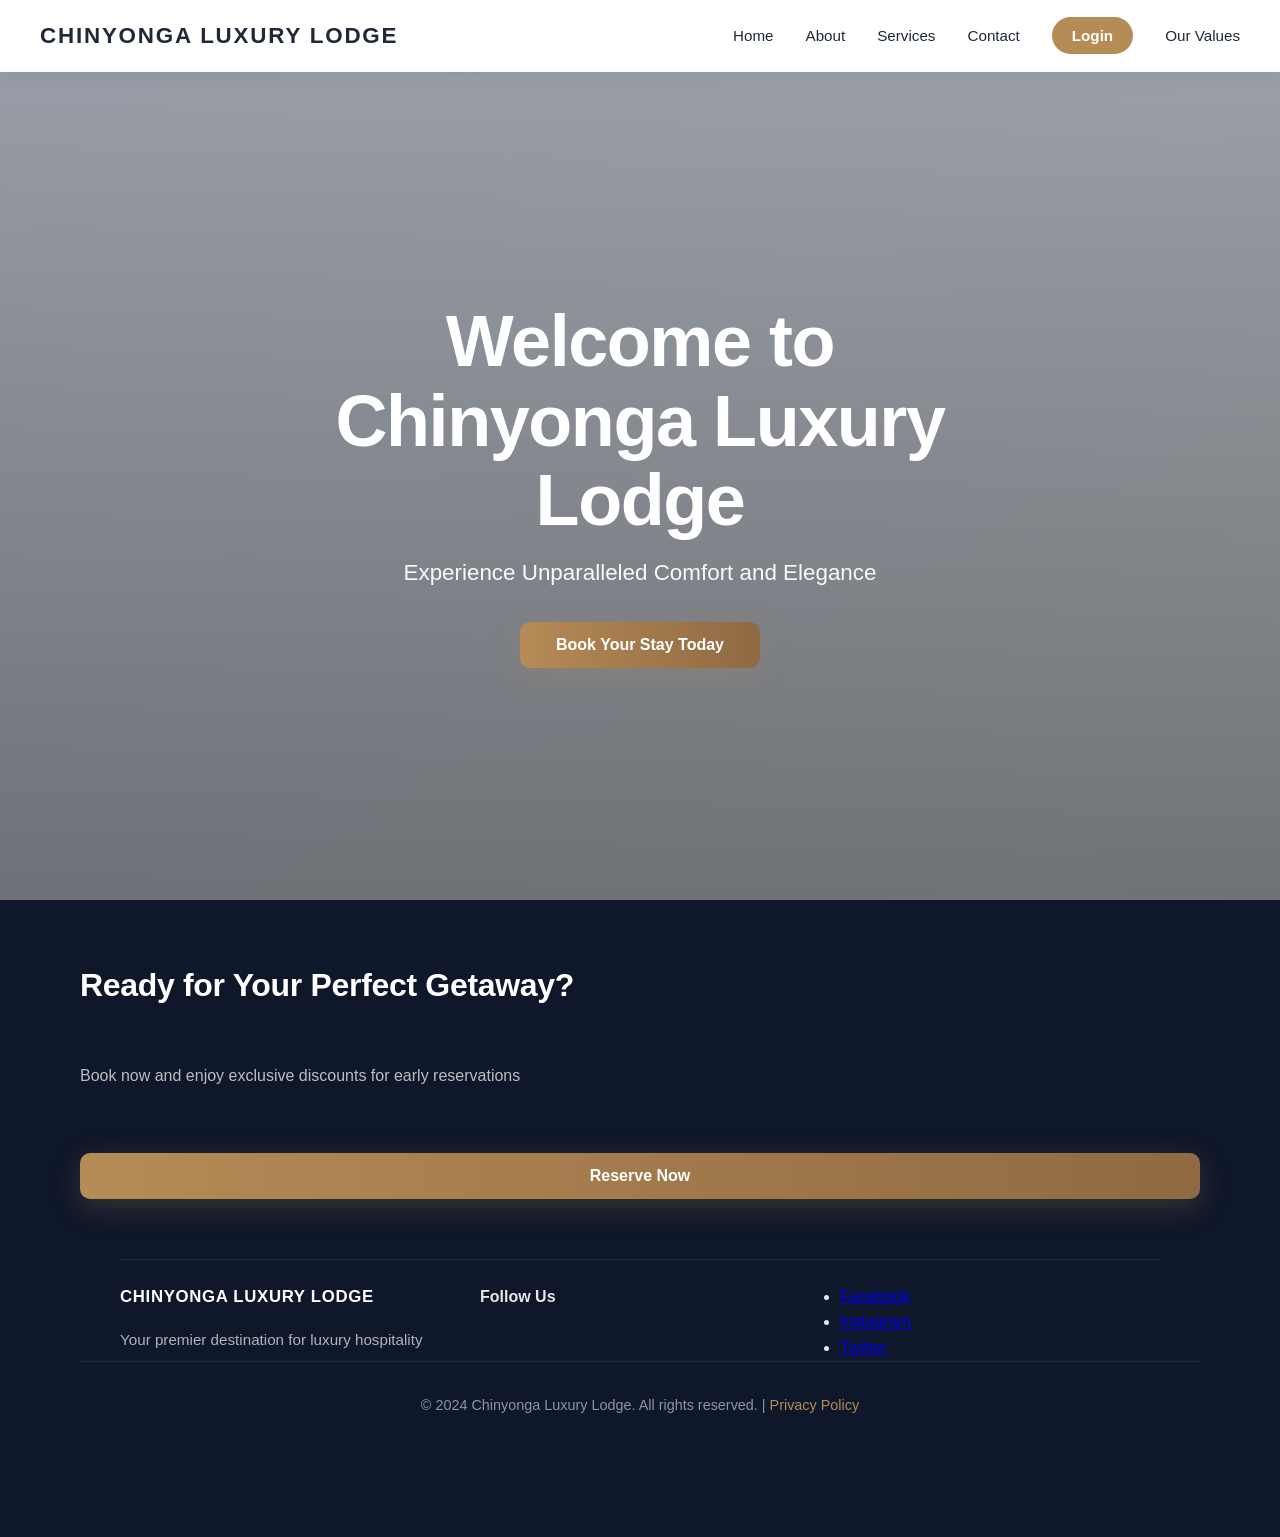
<file: index.html>
<!DOCTYPE html>
<html lang="eng">
<head>
    <meta charset="UTF-8">
    <meta name="viewport" content="width=device-width, initial-scale=1.0">
    <title>Chinyonga Luxury Lodge - Premium Hospitality Experience</title>
    <link rel="stylesheet" href="homepage.css">
</head>
<body>
    <!-- Header/Navigation -->
    <header>
        <nav class="navbar">
            <div class="nav-container">
                <div class="logo">
                    <h1>Chinyonga Luxury Lodge</h1>
                </div>
                <ul class="nav-menu">
                    <li><a href="#homepage" class="nav-link">Home</a></li>
                    <li><a href="about us.html" class="nav-link">About</a></li>
                    <li><a href="services.html" class="nav-link">Services</a></li>
                    <li><a href="#contact" class="nav-link">Contact</a></li>
                    <li><a href="login.html" class="nav-link login-link">Login</a></li>
                    <li><a href="Our values.html" class="nav-link">Our Values</a></li>
                </ul>
            </div>
        </nav>
    </header>

    <!-- Hero Section -->
    <section id="home" class="hero">
        <div class="hero-overlay"></div>
        <div class="hero-content">
            <h1>Welcome to Chinyonga Luxury Lodge</h1>
            <p>Experience Unparalleled Comfort and Elegance</p>
            <button class="btn-primary">Book Your Stay Today</button>
        </div>
    </section>

   

    <!-- Footer -->
    <footer class="footer">
        <div class="container">
            <h2>Ready for Your Perfect Getaway?</h2>
            <p>Book now and enjoy exclusive discounts for early reservations</p>
            <button class="btn-primary">Reserve Now</button>
        </div>
    </section>

   

    <!-- Footer -->
    <footer class="footer">
        <div class="container">
            <div class="footer-content">
                <div class="footer-section">
                    <h4>Chinyonga Luxury Lodge</h4>
                    <p>Your premier destination for luxury hospitality</p>
                </div>
                
                    <h4>Follow Us</h4>
                    <ul>
                        <li><a href="#">Facebook</a></li>
                        <li><a href="#">Instagram</a></li>
                        <li><a href="#">Twitter</a></li>
                    </ul>
                </div>
            </div>
            <div class="footer-bottom">
                <p>&copy; 2024 Chinyonga Luxury Lodge. All rights reserved. | <a href="#">Privacy Policy</a></p>
            </div>
        </div>
    </footer>
</body>
</html>
</file>
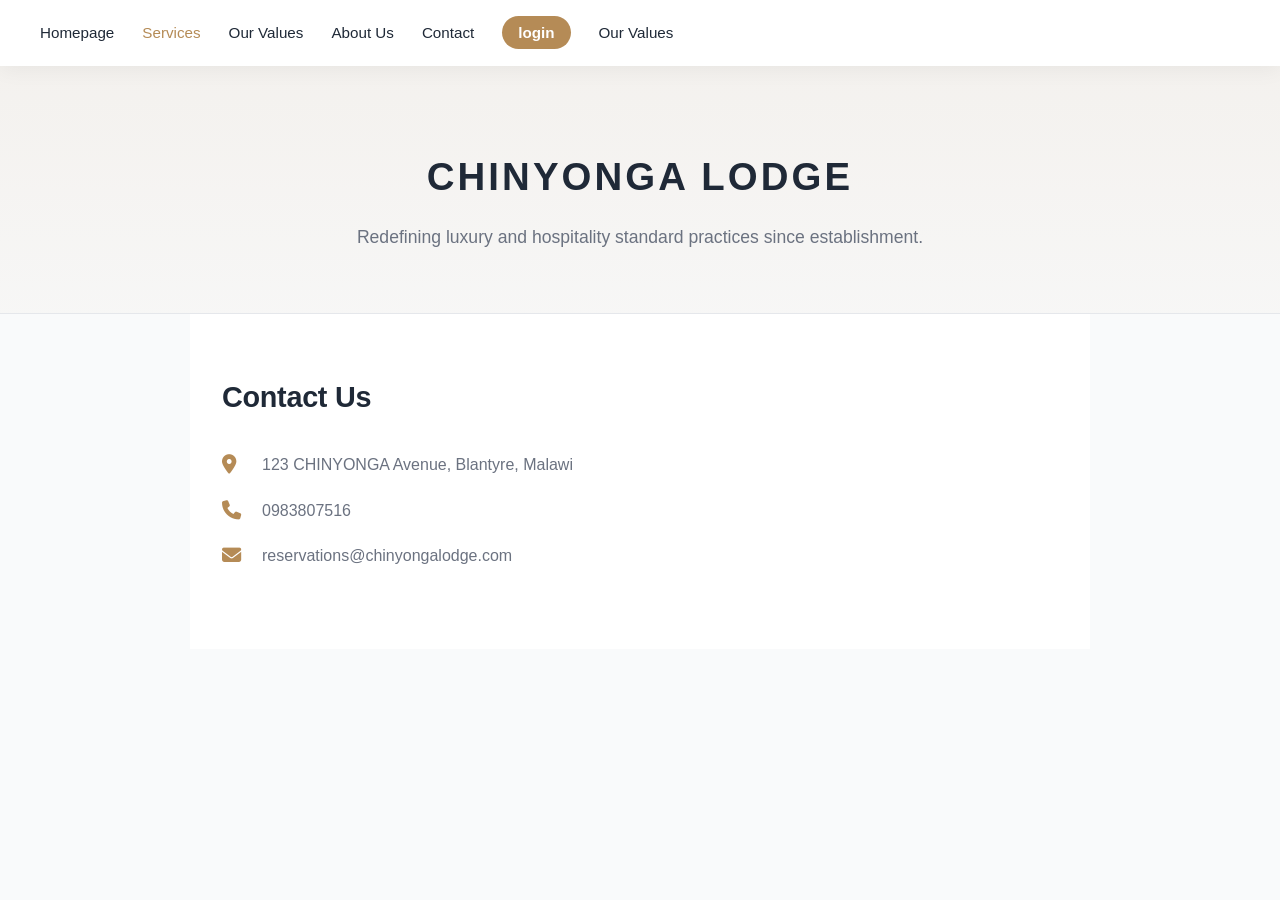
<file: contact.html>
<!DOCTYPE html>
<html lang="en">
<head>
    <meta charset="UTF-8">
    <meta name="viewport" content="width=device-width, initial-scale=1.0">
    <title>CHINYONGA LUXURY LODGE</title>
    <link rel="stylesheet" href="contact.css">
    <link rel="stylesheet" href="https://cdnjs.cloudflare.com/ajax/libs/font-awesome/6.4.0/css/all.min.css">
</head>
<body>
    <nav>
            <ul class="nav-links">
                <li><a href="index.html">Homepage</a></li>
                <li><a href="services.html" class="active">Services</a></li>
                <li><a href="index.html#values">Our Values</a></li>
                <li><a href="About us.html">About Us</a></li>
                <li><a href="contact.html">Contact</a></li>
                <li><a href="login.html" class="login">login</a></li>
                <li><a href="Our values.html" class="nav-link">Our Values</a></li>
            </ul>
        </nav>
    
    <div>
                <h3>CHINYONGA LODGE</h3>
                <p>Redefining luxury and hospitality standard practices since establishment.</p>
            </div>
            
            <div id="contact" class="footer-contact">
                <h4>Contact Us</h4>
                <p><i class="fa-solid fa-location-dot"></i> 123 CHINYONGA Avenue, Blantyre, Malawi</p>
                <p><i class="fa-solid fa-phone"></i> 0983807516</p>
                <p><i class="fa-solid fa-envelope"></i> reservations@chinyongalodge.com</p>
            </div>
             
</body>
</html>
</file>
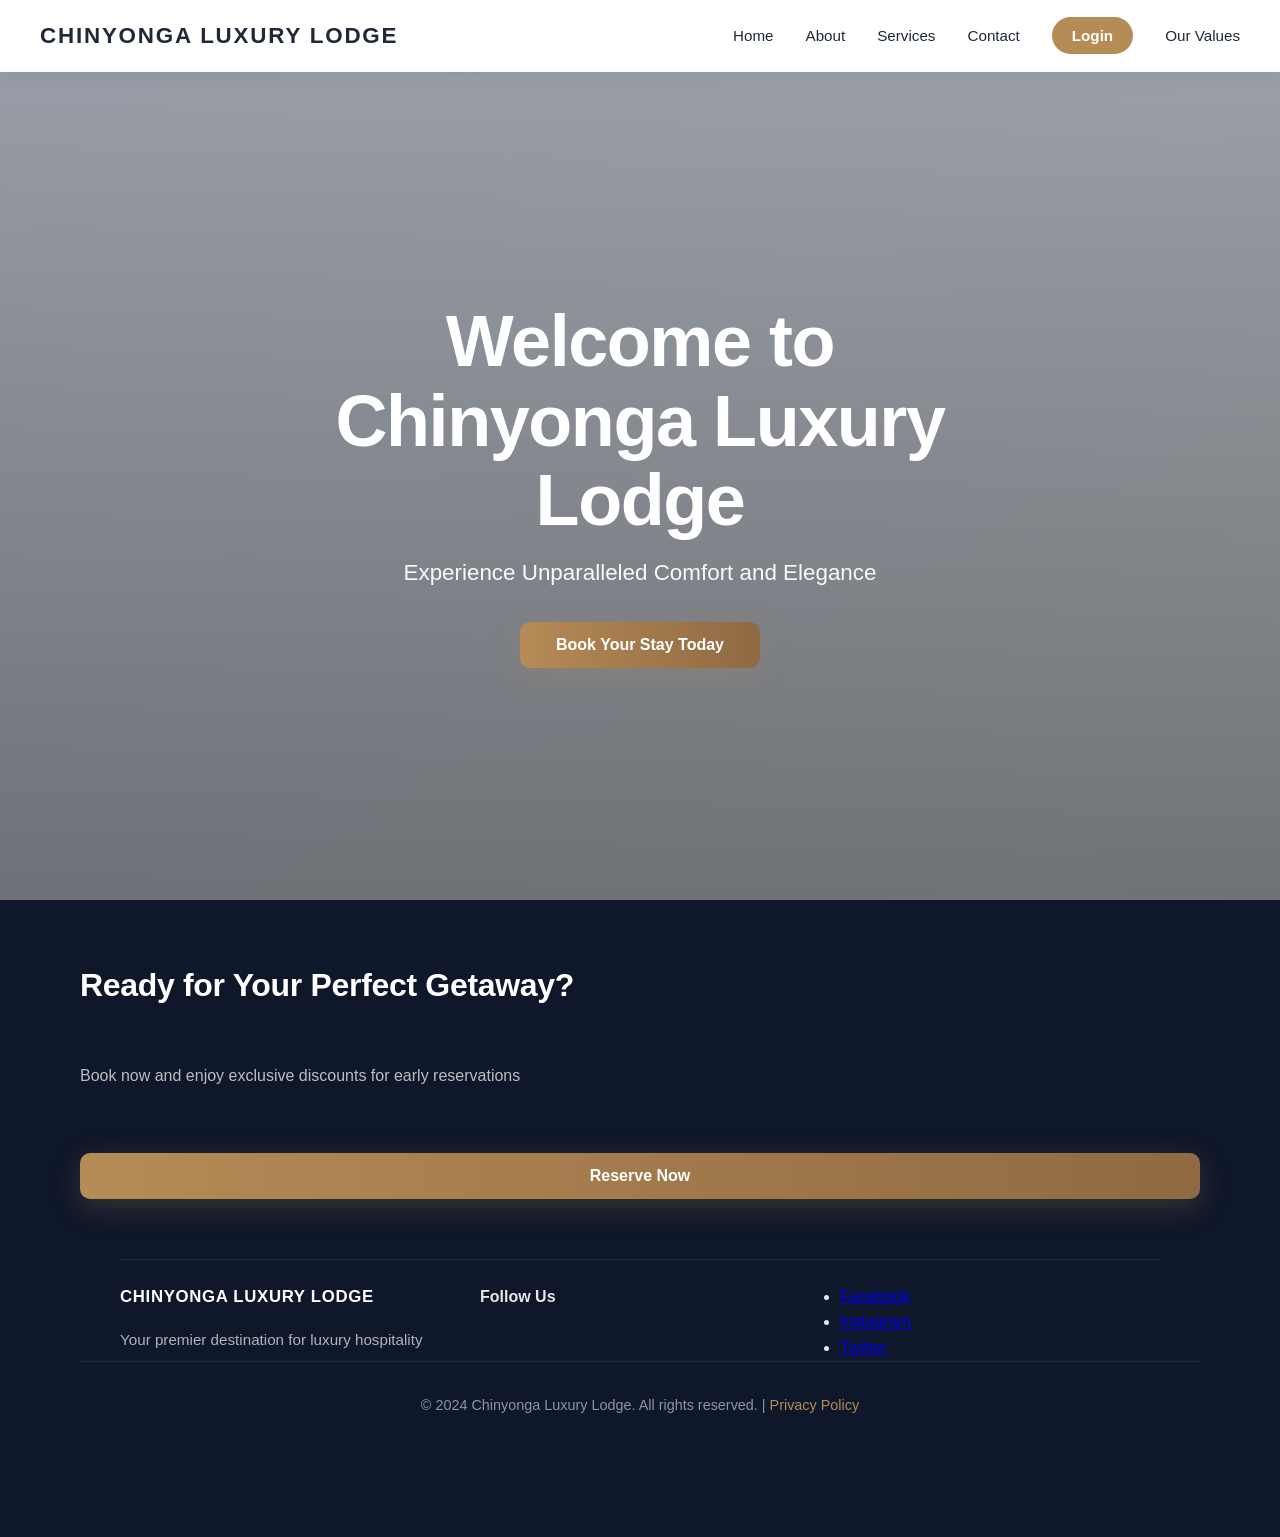
<file: homepage.html>
<!DOCTYPE html>
<html lang="eng">
<head>
    <meta charset="UTF-8">
    <meta name="viewport" content="width=device-width, initial-scale=1.0">
    <title>Chinyonga Luxury Lodge - Premium Hospitality Experience</title>
    <link rel="stylesheet" href="homepage.css">
</head>
<body>
    <!-- Header/Navigation -->
    <header>
        <nav class="navbar">
            <div class="nav-container">
                <div class="logo">
                    <h1>Chinyonga Luxury Lodge</h1>
                </div>
                <ul class="nav-menu">
                    <li><a href="#homepage" class="nav-link">Home</a></li>
                    <li><a href="about us.html" class="nav-link">About</a></li>
                    <li><a href="services.html" class="nav-link">Services</a></li>
                    <li><a href="#contact" class="nav-link">Contact</a></li>
                    <li><a href="login.html" class="nav-link login-link">Login</a></li>
                    <li><a href="Our values.html" class="nav-link">Our Values</a></li>
                </ul>
            </div>
        </nav>
    </header>

    <!-- Hero Section -->
    <section id="home" class="hero">
        <div class="hero-overlay"></div>
        <div class="hero-content">
            <h1>Welcome to Chinyonga Luxury Lodge</h1>
            <p>Experience Unparalleled Comfort and Elegance</p>
            <button class="btn-primary">Book Your Stay Today</button>
        </div>
    </section>

   

    <!-- Footer -->
    <footer class="footer">
        <div class="container">
            <h2>Ready for Your Perfect Getaway?</h2>
            <p>Book now and enjoy exclusive discounts for early reservations</p>
            <button class="btn-primary">Reserve Now</button>
        </div>
    </section>

   

    <!-- Footer -->
    <footer class="footer">
        <div class="container">
            <div class="footer-content">
                <div class="footer-section">
                    <h4>Chinyonga Luxury Lodge</h4>
                    <p>Your premier destination for luxury hospitality</p>
                </div>
                
                    <h4>Follow Us</h4>
                    <ul>
                        <li><a href="#">Facebook</a></li>
                        <li><a href="#">Instagram</a></li>
                        <li><a href="#">Twitter</a></li>
                    </ul>
                </div>
            </div>
            <div class="footer-bottom">
                <p>&copy; 2024 Chinyonga Luxury Lodge. All rights reserved. | <a href="#">Privacy Policy</a></p>
            </div>
        </div>
    </footer>
</body>
</html>
</file>
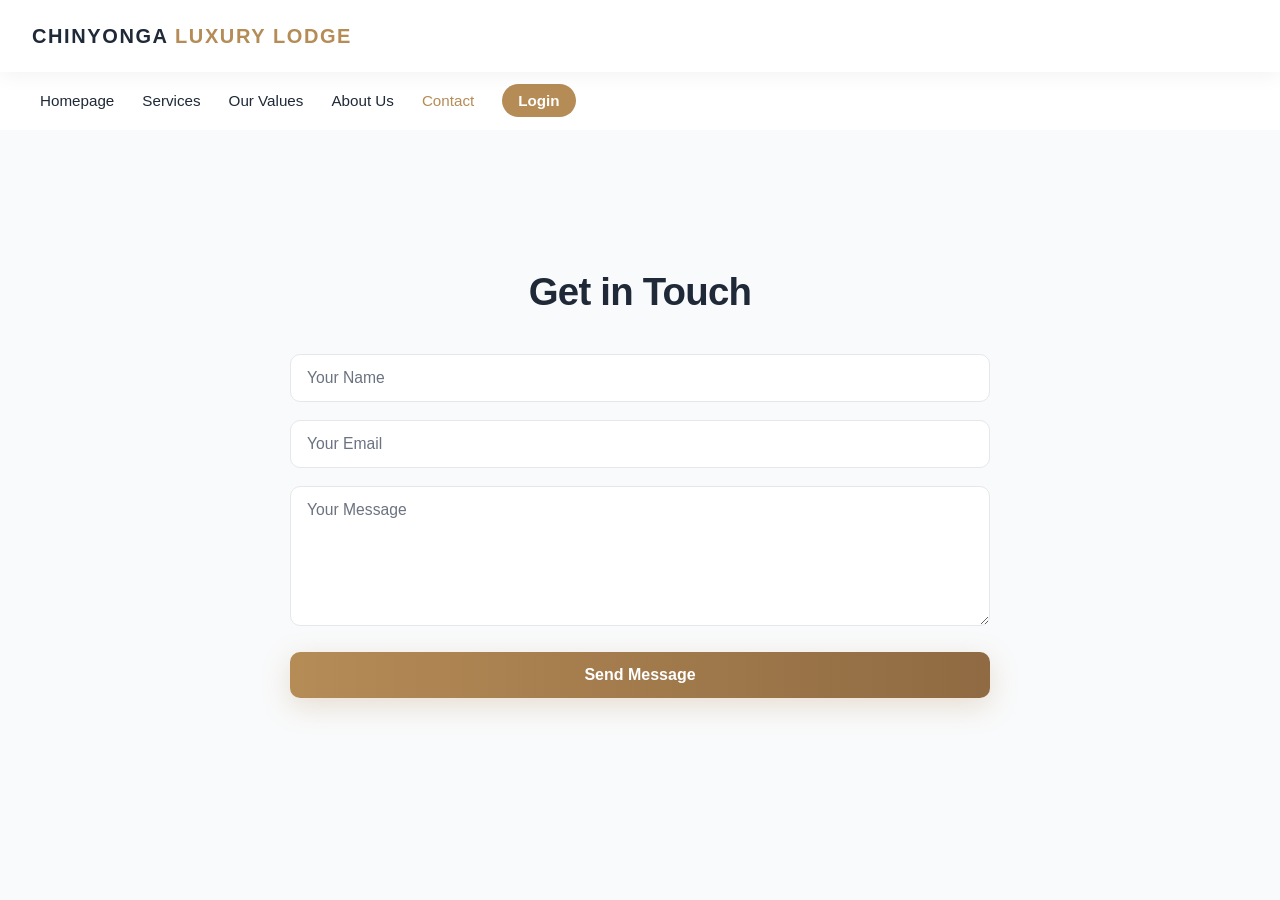
<file: login.html>
<!DOCTYPE html>
<html lang="en">
<head>
    <meta charset="UTF-8">
    <meta name="viewport" content="width=device-width, initial-scale=1.0">
    <title>Contact - Chinyonga Luxury Lodge</title>
    <link rel="stylesheet" href="login.css">
</head>
<body>
    <!-- Header Section -->
    <header>
        <h2>CHINYONGA <span>LUXURY LODGE</span></h2>
    </header>

    <!-- Navigation -->
    <nav>
        <ul class="nav-links">
            <li><a href="index.html">Homepage</a></li>
            <li><a href="services.html">Services</a></li>
            <li><a href="Our values.html">Our Values</a></li>
            <li><a href="about us.html">About Us</a></li>
            <li><a href="contact.html" class="active">Contact</a></li>
            <li><a href="login.html" class="login">Login</a></li>
        </ul>
    </nav>

    <!-- Contact Section -->
    <section id="contact" class="contact">
        <div class="container">
            <h2>Get in Touch</h2>
            <form class="contact-form">
                <input type="text" placeholder="Your Name" required>
                <input type="email" placeholder="Your Email" required>
                <textarea placeholder="Your Message" rows="5" required></textarea>
                <button type="submit" class="submit-btn">Send Message</button>
            </form>
        </div>
    </section>
</body>
</html>
</file>
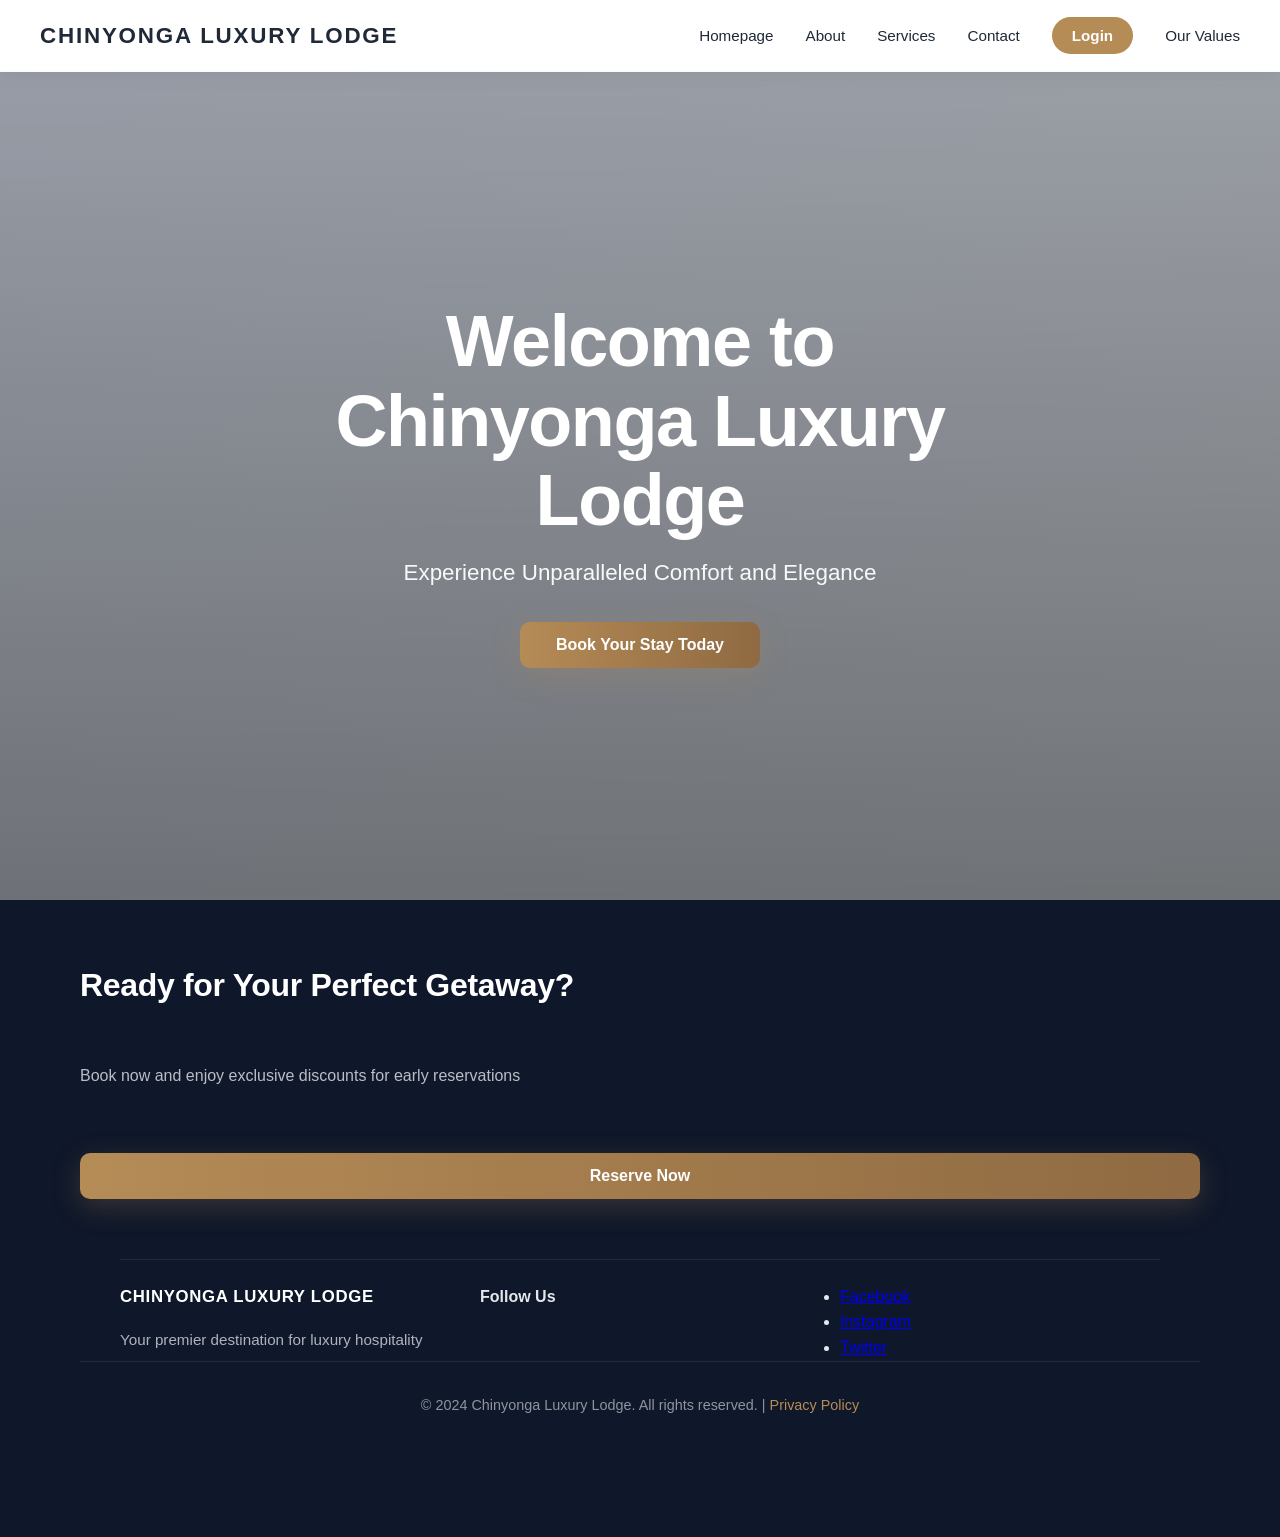
<file: never give up.html>
<!DOCTYPE html>
<html lang="eng">
<head>
    <meta charset="UTF-8">
    <meta name="viewport" content="width=device-width, initial-scale=1.0">
    <title>Chinyonga Luxury Lodge - Premium Hospitality Experience</title>
    <link rel="stylesheet" href="homepage.css">
</head>
<body>
    <!-- Header/Navigation -->
    <header>
        <nav class="navbar">
            <div class="nav-container">
                <div class="logo">
                    <h1>Chinyonga Luxury Lodge</h1>
                </div>
                <ul class="nav-menu">
                    <li><a href="#homepage" class="nav-link">Homepage</a></li>
                    <li><a href="about us.html" class="nav-link">About</a></li>
                    <li><a href="services.html" class="nav-link">Services</a></li>
                    <li><a href="#contact" class="nav-link">Contact</a></li>
                    <li><a href="login.html" class="nav-link login-link">Login</a></li>
                    <li><a href="Our values.html" class="nav-link">Our Values</a></li>
                </ul>
            </div>
        </nav>
    </header>

    <!-- Hero Section -->
    <section id="home" class="hero">
        <div class="hero-overlay"></div>
        <div class="hero-content">
            <h1>Welcome to Chinyonga Luxury Lodge</h1>
            <p>Experience Unparalleled Comfort and Elegance</p>
            <button class="btn-primary">Book Your Stay Today</button>
        </div>
    </section>

   

    <!-- Footer -->
    <footer class="footer">
        <div class="container">
            <h2>Ready for Your Perfect Getaway?</h2>
            <p>Book now and enjoy exclusive discounts for early reservations</p>
            <button class="btn-primary">Reserve Now</button>
        </div>
    </section>

   

    <!-- Footer -->
    <footer class="footer">
        <div class="container">
            <div class="footer-content">
                <div class="footer-section">
                    <h4>Chinyonga Luxury Lodge</h4>
                    <p>Your premier destination for luxury hospitality</p>
                </div>
                
                    <h4>Follow Us</h4>
                    <ul>
                        <li><a href="#">Facebook</a></li>
                        <li><a href="#">Instagram</a></li>
                        <li><a href="#">Twitter</a></li>
                    </ul>
                </div>
            </div>
            <div class="footer-bottom">
                <p>&copy; 2024 Chinyonga Luxury Lodge. All rights reserved. | <a href="#">Privacy Policy</a></p>
            </div>
        </div>
    </footer>
</body>
</html>
</file>
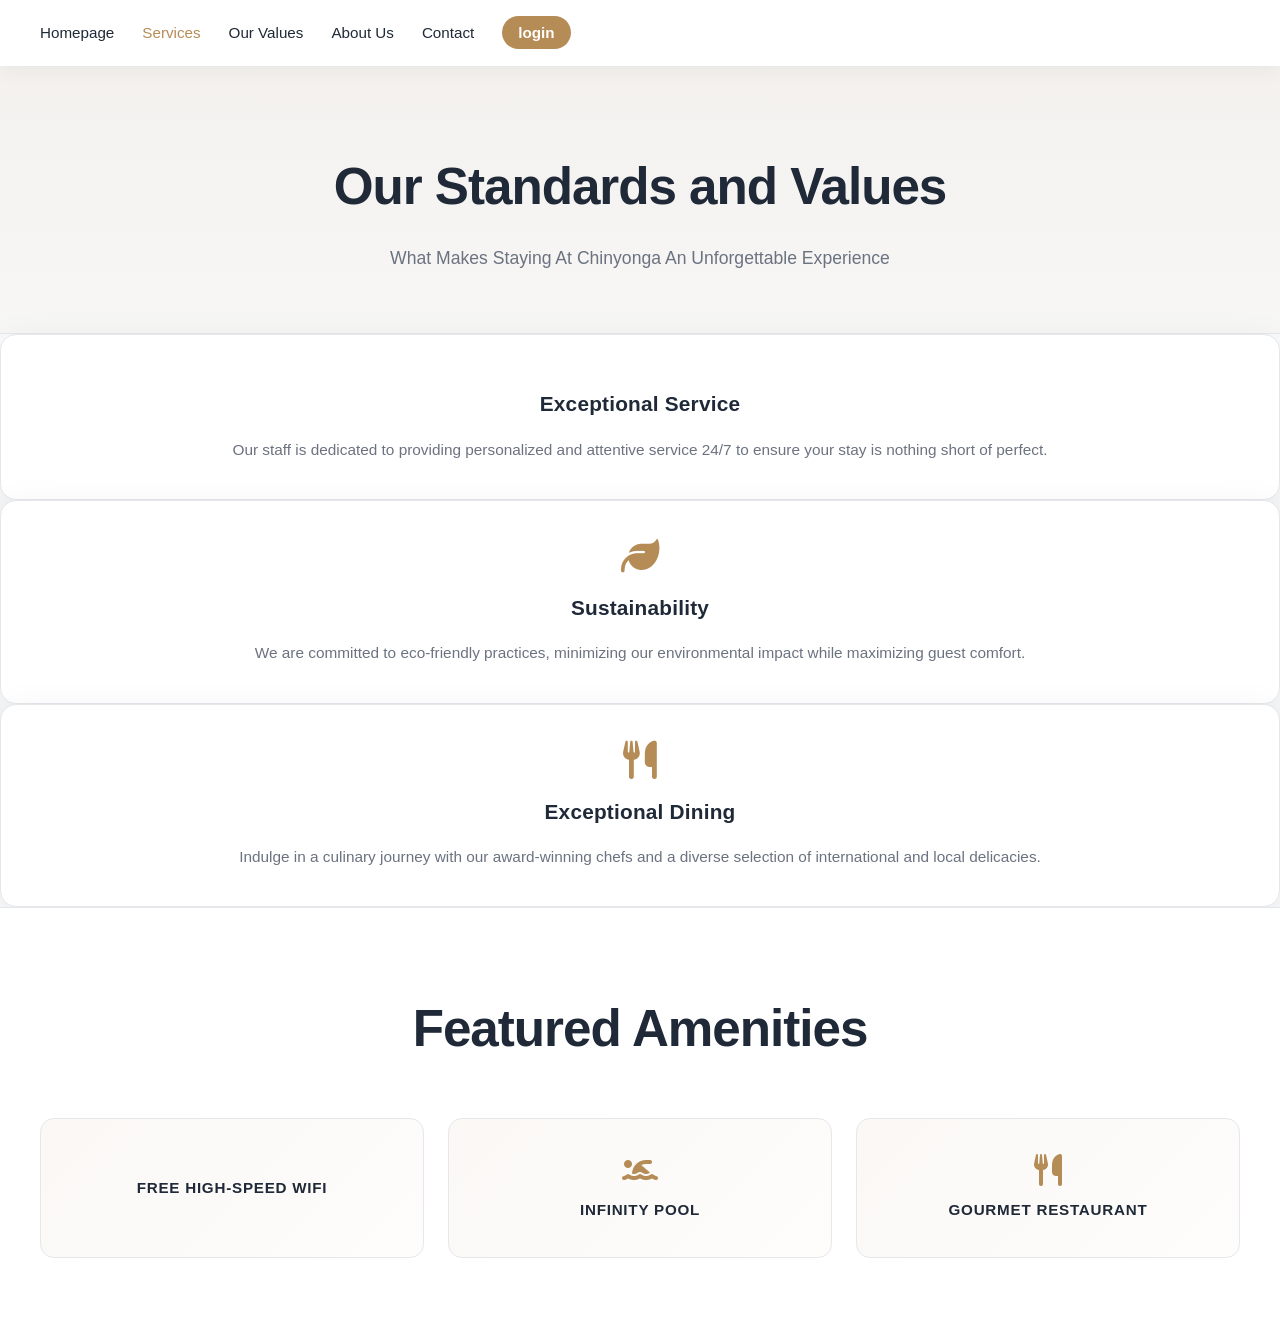
<file: Our values.html>
<!DOCTYPE html>
<html lang="en">
<head>
    <meta charset="UTF-8">
    <meta name="viewport" content="width=device-width, initial-scale=1.0">
    <title>CHINYONGA  LODGE</title>
    <link rel="stylesheet" href="Our values.css">
    <link rel="stylesheet" href="https://cdnjs.cloudflare.com/ajax/libs/font-awesome/6.4.0/css/all.min.css">
    <nav>
            <ul class="nav-links">
                <li><a href="index.html">Homepage</a></li>
                <li><a href="services.html" class="active">Services</a></li>
                <li><a href="our values.html">Our Values</a></li>
                <li><a href="about us.html">About Us</a></li>
                <li><a href="contact.html">Contact</a></li>
                <li><a href="login.html" class="login">login</a></li>
            </ul>
        </nav>
    
</head>
<body>
    <!--SECTION 3: LODGE STANDARDS AND VALUES -->
    <!--Aclean, grid-based layout for showcasing lodge standards and values-->
    <div class="standards-values">
            <h2>Our Standards and Values</h2>
            <p>what makes staying at chinyonga an unforgettable experience</p>
       </div>     
    </div class="values-grid">
    <!--value card 1-->
    <div class="value-card">
       <i class="fa-solid fa bell-concierge card icon"></i> 
       <h3>Exceptional Service</h3>
         <p>Our staff is dedicated to providing personalized and attentive service 24/7 to ensure your stay is nothing short of perfect.</p>
        </div>
        <!--value card 2-->
        <div class="value-card">
            <i class="fa-solid fa-leaf card-icon"></i>
            <h3>Sustainability</h3>
            <p>We are committed to eco-friendly practices, minimizing our environmental impact while maximizing guest comfort.</p>
        </div>
        <!--value card 3-->
        <div class="value-card">
            <i class="fa-solid fa-utensils card-icon"></i>
            <h3>Exceptional Dining</h3>
            <p>Indulge in a culinary journey with our award-winning chefs and a diverse selection of international and local delicacies.</p>
        </div>
        <!--SECTION 4: QUICK FEATURES/AMENITIES(Added industry standards features)-->
        <!--Added this because a lodge needs to highlight key features immediately to convert visitors-->
        <section id="services" class="amenities-section">
            <div class="section-title">
                <h2>Featured Amenities</h2>
                <div class="amenities-container">
                    <div class="amenity"<i class="fa-solid fa-wifi"></i>free high-speed wifi</div>
                    <div class="amenity"><i class="fa-solid fa-person-swimming"></i>infinity pool</div>
                    <div class="amenity"><i class="fa-solid fa-utensils"></i>gourmet restaurant
                    </div>
                </div>
                </section> 
</body>
</html>
</file>
<file: homepage.css>
/* Chinyonga Luxury Lodge - Professional Homepage Stylesheet */
:root {
    --accent: #b58b56;
    --accent-dark: #8f6a42;
    --text: #1f2937;
    --muted: #6b7280;
    --bg: #f9fafb;
    --white: #ffffff;
    --border: #e5e7eb;
    --shadow: 0 12px 40px rgb(240, 242, 248);
    --shadow-lg: 0 20px 60px rgba(200, 204, 209, 0.12);
}

/* Global Reset */
* {
    margin: 0;
    padding: 0;
    box-sizing: border-box;
}

html {
    scroll-behavior: smooth;
}

body {
    font-family: "Inter", "Segoe UI", -apple-system, sans-serif;
    color: var(--text);
    background: var(--bg);
    line-height: 1.6;
    -webkit-font-smoothing: antialiased;
    -moz-osx-font-smoothing: grayscale;
}

img {
    display: block;
    max-width: 100%;
    height: auto;
}

/* Header & Navigation */
header {
    width: 100%;
    position: fixed;
    top: 0;
    z-index: 1000;
    background: rgba(255, 255, 255, 0.95);
    backdrop-filter: blur(12px);
    box-shadow: 0 4px 20px rgba(0, 0, 0, 0.05);
}

.navbar {
    width: 100%;
}

.nav-container {
    display: flex;
    justify-content: space-between;
    align-items: center;
    padding: 18px 40px;
    max-width: 1400px;
    margin: 0 auto;
}

.logo h1 {
    font-size: 1.4rem;
    letter-spacing: 0.08em;
    text-transform: uppercase;
    color: var(--text);
    font-weight: 700;
}

.nav-menu {
    display: flex;
    list-style: none;
    gap: 32px;
    flex-wrap: wrap;
    align-items: center;
}

.nav-link {
    color: var(--text);
    text-decoration: none;
    font-weight: 500;
    font-size: 0.95rem;
    transition: color 0.25s ease, transform 0.25s ease;
}

.nav-link:hover {
    color: var(--accent);
    transform: translateY(-1px);
}

.nav-link.login-link {
    background: var(--accent);
    color: var(--white);
    padding: 10px 20px;
    border-radius: 999px;
    font-weight: 600;
}

.nav-link.login-link:hover {
    background: var(--accent-dark);
    color: var(--white);
}

/* Hero Section */
.hero {
    margin-top: 70px;
    background: linear-gradient(135deg, rgba(204, 213, 233, 0.7), rgba(215, 222, 231, 0.75)), 
                url('https://media.istockphoto.com/id/104731717/photo/luxury-resort.jpg?s=1024x1024&w=is&k=20&c=lNQVwTuYzo9wQZfZzHioQMCJRTHWVzhX1UXmcqgnF5k=') center/cover no-repeat;
    min-height: calc(100vh - 70px);
    display: flex;
    flex-direction: column;
    justify-content: center;
    align-items: center;
    text-align: center;
    color: var(--white);
    position: relative;
    overflow: hidden;
}

.hero-overlay {
    position: absolute;
    inset: 0;
    background: linear-gradient(180deg, rgba(0, 0, 0, 0.3), rgba(0, 0, 0, 0.5));
    z-index: 1;
}

.hero-content {
    position: relative;
    z-index: 2;
    max-width: 800px;
    padding: 40px 20px;
    animation: fadeInUp 0.8s ease-out;
}

@keyframes fadeInUp {
    from {
        opacity: 0;
        transform: translateY(30px);
    }
    to {
        opacity: 1;
        transform: translateY(0);
    }
}

.hero-content h1 {
    font-size: clamp(2.2rem, 6vw, 4.5rem);
    line-height: 1.1;
    margin-bottom: 16px;
    letter-spacing: -0.02em;
    font-weight: 800;
}

.hero-content p {
    font-size: clamp(1rem, 2.5vw, 1.4rem);
    opacity: 0.95;
    margin-bottom: 32px;
    line-height: 1.5;
}

/* Buttons */
.btn-primary {
    display: inline-flex;
    align-items: center;
    justify-content: center;
    padding: 14px 36px;
    background: linear-gradient(90deg, var(--accent), var(--accent-dark));
    color: var(--white);
    border: none;
    border-radius: 10px;
    font-size: 1rem;
    font-weight: 600;
    cursor: pointer;
    text-decoration: none;
    transition: transform 0.2s ease, box-shadow 0.2s ease, opacity 0.2s ease;
    box-shadow: 0 8px 28px rgba(181, 139, 86, 0.25);
}

.btn-primary:hover {
    transform: translateY(-3px);
    box-shadow: 0 12px 40px rgba(181, 139, 86, 0.35);
}

.btn-primary:active {
    transform: translateY(-1px);
}

/* Container */
.container {
    max-width: 1200px;
    margin: 0 auto;
    padding: 0 40px;
}

/* Footer */
.footer {
    background: #0f172a;
    color: #e5e7eb;
    padding: 60px 40px;
}

.footer .container {
    display: flex;
    flex-direction: column;
    gap: 40px;
}

.footer h2 {
    font-size: 2rem;
    color: var(--white);
    margin-bottom: 12px;
    letter-spacing: -0.01em;
}

.footer > .container > p {
    font-size: 1rem;
    color: rgba(229, 231, 235, 0.8);
    max-width: 600px;
    margin-bottom: 24px;
}

.footer-content {
    display: grid;
    grid-template-columns: repeat(auto-fit, minmax(280px, 1fr));
    gap: 40px;
    padding-top: 24px;
    border-top: 1px solid rgba(255, 255, 255, 0.08);
}

.footer-section h4 {
    font-size: 1.05rem;
    color: var(--white);
    margin-bottom: 16px;
    letter-spacing: 0.04em;
    text-transform: uppercase;
}

.footer-section p {
    color: rgba(229, 231, 235, 0.75);
    font-size: 0.95rem;
    line-height: 1.7;
    margin: 0;
}

.footer-section ul {
    list-style: none;
}

.footer-section ul li {
    margin-bottom: 12px;
}

.footer-section ul li a {
    color: rgba(229, 231, 235, 0.75);
    text-decoration: none;
    transition: color 0.25s ease;
}

.footer-section ul li a:hover {
    color: var(--accent);
}

.footer-bottom {
    border-top: 1px solid rgba(255, 255, 255, 0.08);
    padding-top: 32px;
    text-align: center;
    color: rgba(229, 231, 235, 0.6);
    font-size: 0.9rem;
}

.footer-bottom p {
    margin: 0;
}

.footer-bottom a {
    color: var(--accent);
    text-decoration: none;
    transition: opacity 0.2s ease;
}

.footer-bottom a:hover {
    opacity: 0.8;
}

/* Responsive Design */
@media (max-width: 1024px) {
    .nav-container {
        padding: 16px 28px;
    }

    .nav-menu {
        gap: 20px;
    }

    .container {
        padding: 0 28px;
    }

    .footer {
        padding: 48px 28px;
    }
}

@media (max-width: 768px) {
    .nav-container {
        flex-direction: column;
        gap: 14px;
        padding: 12px 20px;
    }

    .nav-menu {
        gap: 16px;
        justify-content: center;
        font-size: 0.9rem;
    }

    .logo h1 {
        font-size: 1.1rem;
    }

    .hero {
        margin-top: 120px;
    }

    .hero-content {
        padding: 30px 16px;
    }

    .hero-content h1 {
        font-size: 2rem;
    }

    .hero-content p {
        font-size: 1rem;
    }

    .btn-primary {
        padding: 12px 28px;
        font-size: 0.95rem;
    }

    .footer {
        padding: 40px 20px;
    }

    .footer .container > p {
        font-size: 0.95rem;
    }

    .footer-content {
        grid-template-columns: 1fr;
        gap: 28px;
    }
}

@media (max-width: 480px) {
    .nav-menu {
        gap: 12px;
        font-size: 0.8rem;
    }

    .logo h1 {
        font-size: 0.95rem;
        letter-spacing: 0.05em;
    }

    .hero {
        margin-top: 100px;
    }

    .hero-content h1 {
        font-size: 1.5rem;
    }

    .hero-content p {
        font-size: 0.95rem;
        margin-bottom: 20px;
    }

    .btn-primary {
        padding: 11px 24px;
        font-size: 0.9rem;
    }

    .container {
        padding: 0 16px;
    }

    .footer {
        padding: 32px 16px;
    }

    .footer h2 {
        font-size: 1.5rem;
    }

    .footer-section h4 {
        font-size: 0.95rem;
    }

    .footer-bottom {
        padding-top: 24px;
        font-size: 0.8rem;
    }
}
</file>
<file: contact.css>
/* Professional Contact Page Styles - Chinyonga Luxury Lodge */
:root {
    --accent: #b58b56;
    --accent-dark: #8f6a42;
    --text: #1f2937;
    --muted: #6b7280;
    --bg: #f9fafb;
    --white: #ffffff;
    --border: #e5e7eb;
    --shadow: 0 12px 40px rgba(31, 41, 55, 0.08);
}

* {
    margin: 0;
    padding: 0;
    box-sizing: border-box;
}

html {
    scroll-behavior: smooth;
}

body {
    font-family: "Inter", "Segoe UI", -apple-system, sans-serif;
    background: var(--bg);
    color: var(--text);
    line-height: 1.6;
    -webkit-font-smoothing: antialiased;
}

/* Navigation */
nav {
    width: 100%;
    padding: 20px 32px;
    position: sticky;
    top: 0;
    background: rgba(255, 255, 255, 0.95);
    backdrop-filter: blur(12px);
    z-index: 100;
    box-shadow: 0 4px 20px rgba(0, 0, 0, 0.05);
}

.nav-links {
    display: flex;
    flex-wrap: wrap;
    gap: 28px;
    list-style: none;
    max-width: 1200px;
    margin: 0 auto;
}

.nav-links li a {
    color: var(--text);
    font-weight: 500;
    transition: color 0.25s ease;
    font-size: 0.95rem;
    text-decoration: none;
}

.nav-links li a:hover,
.nav-links li a.active {
    color: var(--accent);
}

.nav-links li a.login {
    background: var(--accent);
    color: var(--white);
    padding: 8px 16px;
    border-radius: 999px;
    font-weight: 600;
}

.nav-links li a.login:hover {
    background: var(--accent-dark);
    color: var(--white);
}

/* Header Section */
body > div:first-of-type {
    padding: 80px 32px 60px;
    background: linear-gradient(180deg, rgba(181, 139, 86, 0.08), rgba(181, 139, 86, 0.03));
    text-align: center;
    border-bottom: 1px solid var(--border);
}

body > div:first-of-type h3 {
    font-size: 2.4rem;
    letter-spacing: 0.08em;
    text-transform: uppercase;
    margin-bottom: 16px;
    color: var(--text);
    font-weight: 800;
}

body > div:first-of-type p {
    font-size: 1.1rem;
    color: var(--muted);
    max-width: 600px;
    margin: 0 auto;
    line-height: 1.7;
}

/* Contact Section */
.footer-contact {
    padding: 60px 32px;
    background: var(--white);
}

.footer-contact {
    max-width: 900px;
    margin: 0 auto;
}

.footer-contact h4 {
    font-size: 1.8rem;
    margin-bottom: 32px;
    color: var(--text);
    letter-spacing: -0.01em;
    font-weight: 700;
}

.footer-contact p {
    display: flex;
    align-items: center;
    gap: 16px;
    font-size: 1rem;
    color: var(--muted);
    margin-bottom: 20px;
    transition: transform 0.25s ease, color 0.25s ease;
}

.footer-contact p:hover {
    color: var(--accent);
    transform: translateX(6px);
}

.footer-contact i {
    color: var(--accent);
    font-size: 1.2rem;
    min-width: 24px;
}

/* Responsive Design */
@media (max-width: 1024px) {
    nav {
        padding: 16px 28px;
    }

    .nav-links {
        gap: 20px;
    }

    body > div:first-of-type {
        padding: 60px 28px 50px;
    }

    .footer-contact {
        padding: 50px 28px;
    }
}

@media (max-width: 768px) {
    nav {
        padding: 14px 20px;
    }

    .nav-links {
        gap: 16px;
        justify-content: center;
        font-size: 0.9rem;
    }

    body > div:first-of-type {
        padding: 50px 20px 40px;
    }

    body > div:first-of-type h3 {
        font-size: 1.8rem;
    }

    body > div:first-of-type p {
        font-size: 1rem;
    }

    .footer-contact {
        padding: 40px 20px;
    }

    .footer-contact h4 {
        font-size: 1.5rem;
        margin-bottom: 24px;
    }

    .footer-contact p {
        font-size: 0.95rem;
        margin-bottom: 16px;
    }
}

@media (max-width: 480px) {
    nav {
        padding: 12px 16px;
    }

    .nav-links {
        gap: 12px;
        font-size: 0.8rem;
    }

    body > div:first-of-type {
        padding: 40px 16px 32px;
    }

    body > div:first-of-type h3 {
        font-size: 1.5rem;
        letter-spacing: 0.05em;
        margin-bottom: 12px;
    }

    body > div:first-of-type p {
        font-size: 0.95rem;
    }

    .footer-contact {
        padding: 32px 16px;
    }

    .footer-contact h4 {
        font-size: 1.3rem;
        margin-bottom: 20px;
    }

    .footer-contact p {
        font-size: 0.9rem;
        gap: 12px;
        margin-bottom: 14px;
    }

    .footer-contact i {
        font-size: 1rem;
    }
}
</file>
<file: login.css>
/* Professional Login/Contact Form Styles - Chinyonga Luxury Lodge */
:root {
    --accent: #b58b56;
    --accent-dark: #8f6a42;
    --text: #1f2937;
    --muted: #6b7280;
    --bg: #f9fafb;
    --white: #ffffff;
    --border: #e5e7eb;
    --shadow: 0 12px 40px rgba(31, 41, 55, 0.08);
}

* {
    margin: 0;
    padding: 0;
    box-sizing: border-box;
}

html {
    scroll-behavior: smooth;
}

body {
    font-family: "Inter", "Segoe UI", -apple-system, sans-serif;
    background: var(--bg);
    color: var(--text);
    line-height: 1.6;
    -webkit-font-smoothing: antialiased;
}

/* Header */
header {
    width: 100%;
    padding: 20px 32px;
    background: rgba(255, 255, 255, 0.95);
    backdrop-filter: blur(12px);
    box-shadow: 0 4px 20px rgba(0, 0, 0, 0.05);
}

header h2 {
    font-size: 1.25rem;
    letter-spacing: 0.08em;
    text-transform: uppercase;
    color: var(--text);
    font-weight: 700;
}

header span {
    color: var(--accent);
}

nav {
    width: 100%;
    padding: 16px 32px;
    background: rgba(255, 255, 255, 0.95);
}

.nav-links {
    display: flex;
    flex-wrap: wrap;
    gap: 28px;
    list-style: none;
    max-width: 1200px;
    margin: 0 auto;
}

.nav-links li a {
    color: var(--text);
    font-weight: 500;
    transition: color 0.25s ease;
    font-size: 0.95rem;
    text-decoration: none;
}

.nav-links li a:hover,
.nav-links li a.active {
    color: var(--accent);
}

.nav-links li a.login {
    background: var(--accent);
    color: var(--white);
    padding: 8px 16px;
    border-radius: 999px;
    font-weight: 600;
}

.nav-links li a.login:hover {
    background: var(--accent-dark);
    color: var(--white);
}

/* Contact Section */
.contact {
    padding: 80px 32px;
    min-height: calc(100vh - 200px);
    display: flex;
    align-items: center;
    justify-content: center;
}

.container {
    max-width: 700px;
    width: 100%;
}

.contact h2 {
    font-size: 2.4rem;
    letter-spacing: -0.02em;
    margin-bottom: 32px;
    text-align: center;
    color: var(--text);
    font-weight: 800;
}

.contact-form {
    display: flex;
    flex-direction: column;
    gap: 18px;
}

.contact-form input,
.contact-form textarea {
    width: 100%;
    padding: 14px 16px;
    border: 1px solid var(--border);
    border-radius: 10px;
    font-size: 0.98rem;
    color: var(--text);
    background: var(--white);
    font-family: inherit;
    transition: border-color 0.25s ease, box-shadow 0.25s ease;
}

.contact-form textarea {
    min-height: 140px;
    resize: vertical;
}

.contact-form input:focus,
.contact-form textarea:focus {
    outline: none;
    border-color: var(--accent);
    box-shadow: 0 0 0 3px rgba(181, 139, 86, 0.1);
}

.contact-form input::placeholder,
.contact-form textarea::placeholder {
    color: var(--muted);
}

.submit-btn {
    display: inline-flex;
    align-items: center;
    justify-content: center;
    padding: 14px 32px;
    background: linear-gradient(90deg, var(--accent), var(--accent-dark));
    color: var(--white);
    border: none;
    border-radius: 10px;
    font-size: 1rem;
    font-weight: 600;
    cursor: pointer;
    transition: transform 0.2s ease, box-shadow 0.2s ease;
    box-shadow: 0 8px 28px rgba(181, 139, 86, 0.25);
    margin-top: 8px;
}

.submit-btn:hover {
    transform: translateY(-3px);
    box-shadow: 0 12px 40px rgba(181, 139, 86, 0.35);
}

.submit-btn:active {
    transform: translateY(-1px);
}

/* Responsive Design */
@media (max-width: 1024px) {
    header {
        padding: 16px 28px;
    }

    nav {
        padding: 14px 28px;
    }

    .nav-links {
        gap: 20px;
    }

    .contact {
        padding: 60px 28px;
    }

    .container {
        max-width: 600px;
    }
}

@media (max-width: 768px) {
    header {
        padding: 14px 20px;
    }

    header h2 {
        font-size: 1.1rem;
    }

    nav {
        padding: 12px 20px;
    }

    .nav-links {
        gap: 16px;
        justify-content: center;
        font-size: 0.9rem;
    }

    .contact {
        padding: 50px 20px;
    }

    .contact h2 {
        font-size: 1.8rem;
        margin-bottom: 24px;
    }

    .contact-form {
        gap: 16px;
    }

    .contact-form input,
    .contact-form textarea {
        padding: 12px 14px;
        font-size: 0.95rem;
    }

    .contact-form textarea {
        min-height: 120px;
    }

    .submit-btn {
        padding: 12px 28px;
        font-size: 0.95rem;
    }
}

@media (max-width: 480px) {
    header {
        padding: 12px 16px;
    }

    header h2 {
        font-size: 0.95rem;
        letter-spacing: 0.05em;
    }

    nav {
        padding: 10px 16px;
    }

    .nav-links {
        gap: 12px;
        font-size: 0.8rem;
    }

    .contact {
        padding: 40px 16px;
        min-height: auto;
    }

    .container {
        max-width: 100%;
    }

    .contact h2 {
        font-size: 1.5rem;
        margin-bottom: 20px;
        letter-spacing: -0.01em;
    }

    .contact-form {
        gap: 14px;
    }

    .contact-form input,
    .contact-form textarea {
        padding: 11px 12px;
        font-size: 0.9rem;
    }

    .contact-form textarea {
        min-height: 100px;
    }

    .submit-btn {
        padding: 11px 24px;
        font-size: 0.9rem;
    }
}
</file>
<file: Our values.css>
/* Professional Our Values Page Styles - Chinyonga Luxury Lodge */
:root {
    --accent: #b58b56;
    --accent-dark: #8f6a42;
    --text: #1f2937;
    --muted: #6b7280;
    --bg: #f9fafb;
    --white: #ffffff;
    --border: #e5e7eb;
    --shadow: 0 12px 40px rgba(31, 41, 55, 0.08);
}

* {
    margin: 0;
    padding: 0;
    box-sizing: border-box;
}

html {
    scroll-behavior: smooth;
}

body {
    font-family: "Inter", "Segoe UI", -apple-system, sans-serif;
    background: var(--bg);
    color: var(--text);
    line-height: 1.6;
    -webkit-font-smoothing: antialiased;
}

/* Navigation */
nav {
    width: 100%;
    padding: 20px 32px;
    position: sticky;
    top: 0;
    background: rgba(255, 255, 255, 0.95);
    backdrop-filter: blur(12px);
    z-index: 100;
    box-shadow: 0 4px 20px rgba(0, 0, 0, 0.05);
}

.nav-links {
    display: flex;
    flex-wrap: wrap;
    gap: 28px;
    list-style: none;
    max-width: 1200px;
    margin: 0 auto;
}

.nav-links li a {
    color: var(--text);
    font-weight: 500;
    transition: color 0.25s ease;
    font-size: 0.95rem;
    text-decoration: none;
}

.nav-links li a:hover,
.nav-links li a.active {
    color: var(--accent);
}

.nav-links li a.login {
    background: var(--accent);
    color: var(--white);
    padding: 8px 16px;
    border-radius: 999px;
    font-weight: 600;
}

.nav-links li a.login:hover {
    background: var(--accent-dark);
    color: var(--white);
}

/* Standards & Values Header Section */
.standards-values {
    padding: 80px 32px 60px;
    background: linear-gradient(180deg, rgba(181, 139, 86, 0.08), rgba(181, 139, 86, 0.03));
    text-align: center;
    border-bottom: 1px solid var(--border);
}

.standards-values h2 {
    font-size: clamp(2rem, 5vw, 3.2rem);
    letter-spacing: -0.02em;
    margin-bottom: 16px;
    color: var(--text);
    font-weight: 800;
}

.standards-values p {
    font-size: 1.1rem;
    color: var(--muted);
    max-width: 600px;
    margin: 0 auto;
    line-height: 1.7;
    text-transform: capitalize;
}

/* Values Grid */
.values-grid {
    display: grid;
    grid-template-columns: repeat(3, minmax(0, 1fr));
    gap: 28px;
    padding: 64px 32px;
    max-width: 1200px;
    margin: 0 auto;
}

/* Value Cards */
.value-card {
    background: var(--white);
    border: 1px solid var(--border);
    border-radius: 16px;
    padding: 36px 28px;
    text-align: center;
    transition: transform 0.3s ease, box-shadow 0.3s ease, border-color 0.3s ease;
    box-shadow: var(--shadow);
    display: flex;
    flex-direction: column;
    gap: 16px;
}

.value-card:hover {
    transform: translateY(-8px);
    box-shadow: 0 20px 50px rgba(181, 139, 86, 0.12);
    border-color: var(--accent);
}

.value-card i {
    font-size: 2.4rem;
    color: var(--accent);
    transition: transform 0.3s ease;
}

.value-card:hover i {
    transform: scale(1.1) rotate(5deg);
}

.value-card h3 {
    font-size: 1.3rem;
    color: var(--text);
    letter-spacing: 0.01em;
    margin: 0;
    font-weight: 700;
}

.value-card p {
    color: var(--muted);
    font-size: 0.96rem;
    line-height: 1.7;
    margin: 0;
}

/* Amenities Section */
.amenities-section {
    padding: 80px 32px;
    background: var(--white);
    border-top: 1px solid var(--border);
}

.section-title {
    max-width: 1200px;
    margin: 0 auto;
}

.section-title h2 {
    font-size: clamp(2rem, 5vw, 3.2rem);
    letter-spacing: -0.02em;
    margin-bottom: 48px;
    text-align: center;
    color: var(--text);
    font-weight: 800;
}

.amenities-container {
    display: grid;
    grid-template-columns: repeat(3, minmax(0, 1fr));
    gap: 24px;
    max-width: 1200px;
    margin: 0 auto;
}

.amenity {
    display: flex;
    flex-direction: column;
    align-items: center;
    justify-content: center;
    gap: 12px;
    padding: 32px 24px;
    background: linear-gradient(135deg, rgba(181, 139, 86, 0.06), rgba(181, 139, 86, 0.02));
    border: 1px solid var(--border);
    border-radius: 14px;
    text-align: center;
    transition: transform 0.3s ease, background 0.3s ease, border-color 0.3s ease;
    cursor: pointer;
    min-height: 140px;
}

.amenity:hover {
    transform: translateY(-6px);
    background: linear-gradient(135deg, rgba(181, 139, 86, 0.12), rgba(181, 139, 86, 0.08));
    border-color: var(--accent);
}

.amenity i {
    font-size: 2rem;
    color: var(--accent);
    transition: transform 0.3s ease;
}

.amenity:hover i {
    transform: scale(1.15);
}

.amenity p,
.amenity {
    color: var(--text);
    font-size: 0.95rem;
    font-weight: 600;
    text-transform: uppercase;
    letter-spacing: 0.05em;
}

/* Responsive Design */
@media (max-width: 1024px) {
    nav {
        padding: 16px 28px;
    }

    .nav-links {
        gap: 20px;
    }

    .standards-values {
        padding: 60px 28px 50px;
    }

    .values-grid {
        padding: 52px 28px;
        gap: 24px;
    }

    .amenities-section {
        padding: 60px 28px;
    }

    .amenities-container {
        grid-template-columns: repeat(2, minmax(0, 1fr));
    }
}

@media (max-width: 768px) {
    nav {
        padding: 14px 20px;
    }

    .nav-links {
        gap: 16px;
        justify-content: center;
        font-size: 0.9rem;
    }

    .standards-values {
        padding: 50px 20px 40px;
    }

    .standards-values h2 {
        font-size: 1.8rem;
    }

    .standards-values p {
        font-size: 1rem;
    }

    .values-grid {
        grid-template-columns: 1fr;
        padding: 40px 20px;
    }

    .value-card {
        padding: 28px 20px;
    }

    .value-card i {
        font-size: 2rem;
    }

    .section-title h2 {
        font-size: 1.8rem;
        margin-bottom: 32px;
    }

    .amenities-section {
        padding: 50px 20px;
    }

    .amenities-container {
        grid-template-columns: 1fr;
        gap: 18px;
    }

    .amenity {
        padding: 24px 18px;
        min-height: 120px;
    }
}

@media (max-width: 480px) {
    nav {
        padding: 12px 16px;
    }

    .nav-links {
        gap: 12px;
        font-size: 0.8rem;
    }

    .standards-values {
        padding: 40px 16px 32px;
    }

    .standards-values h2 {
        font-size: 1.5rem;
        letter-spacing: -0.01em;
    }

    .standards-values p {
        font-size: 0.95rem;
    }

    .values-grid {
        padding: 32px 16px;
        gap: 16px;
    }

    .value-card {
        padding: 22px 16px;
    }

    .value-card i {
        font-size: 1.8rem;
    }

    .value-card h3 {
        font-size: 1.1rem;
    }

    .value-card p {
        font-size: 0.9rem;
    }

    .section-title h2 {
        font-size: 1.5rem;
        margin-bottom: 24px;
        letter-spacing: -0.01em;
    }

    .amenities-section {
        padding: 40px 16px;
    }

    .amenity {
        padding: 20px 14px;
        min-height: 110px;
    }

    .amenity i {
        font-size: 1.6rem;
    }

    .amenity p {
        font-size: 0.85rem;
        letter-spacing: 0.03em;
    }
}
</file>
